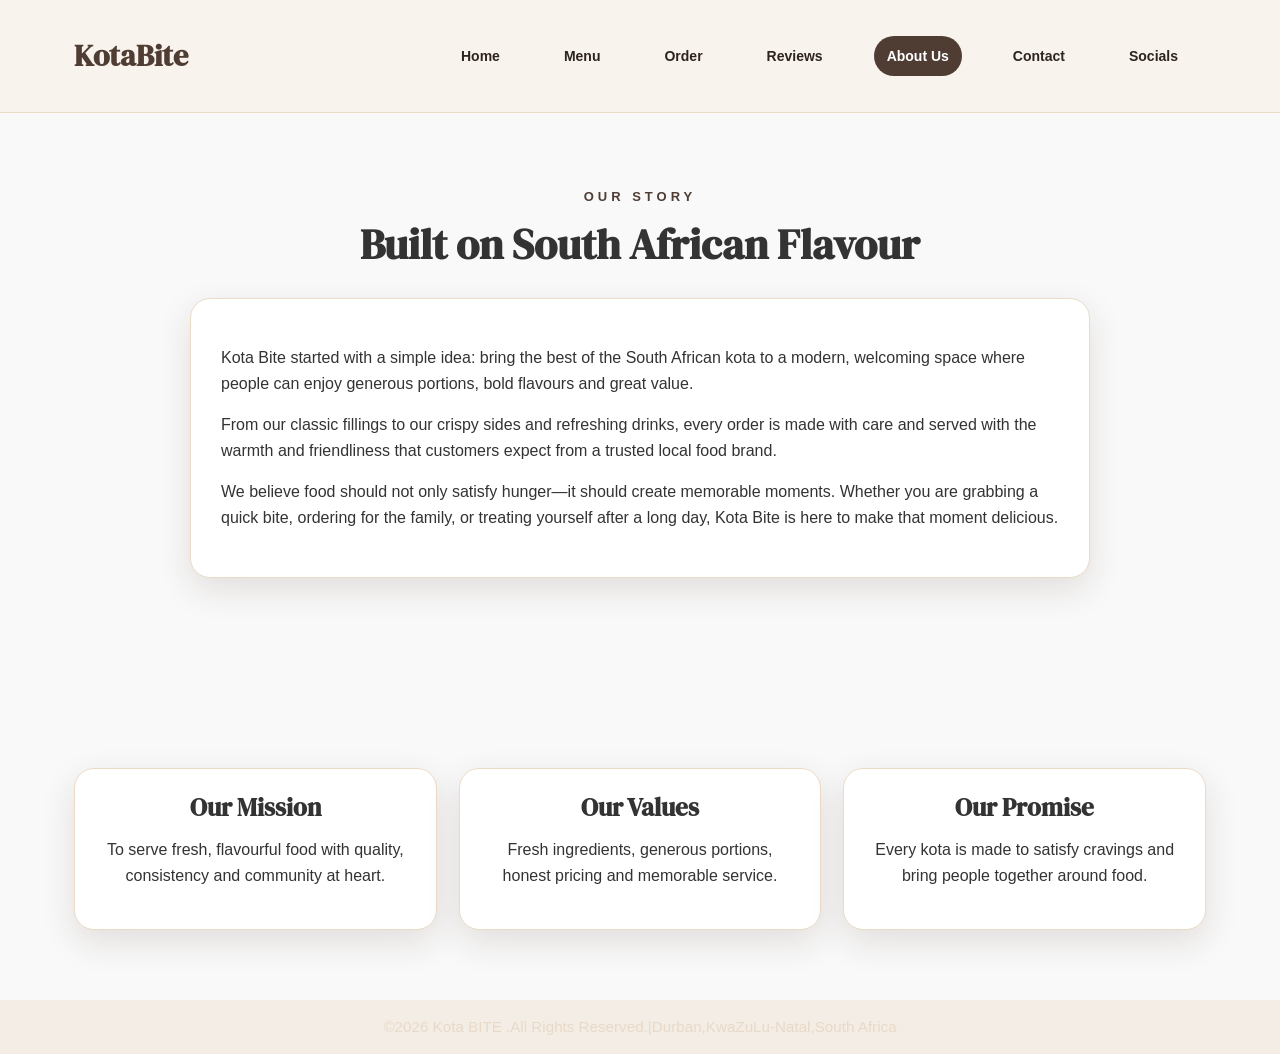
<file: about-us.html>
<!DOCTYPE html>
<html lang="en">
<head>
  <meta charset="UTF-8" />
  <meta name="viewport" content="width=device-width, initial-scale=1.0" />
  <title>Kota Bite | About Us</title>
  <link rel="stylesheet" href="style.css" />
</head>
<body>
  <header>
    <div class="navbar">
      <a class="logo" href="index.html">Kota<span>Bite</span></a>
      <nav>
        <a href="index.html">Home</a>
        <a href="menu.html">Menu</a>
        <a href="order.html">Order</a>
        <a href="review.html">Reviews</a>
        <a class="active" href="about-us.html">About Us</a>
        <a href="contact.html">Contact</a>
        <a href="social.html">Socials</a>
      </nav>
    </div>
  </header>

  <section class="section">
    <div class="center">
      <span class="kicker">Our Story</span>
      <h2>Built on South African Flavour</h2>
    </div>

    <div class="card" style="max-width:900px;margin:30px auto;padding:30px;border-radius:20px;">
      <p>Kota Bite started with a simple idea: bring the best of the South African kota to a modern, welcoming space where people can enjoy generous portions, bold flavours and great value.</p>

      <p>From our classic fillings to our crispy sides and refreshing drinks, every order is made with care and served with the warmth and friendliness that customers expect from a trusted local food brand.</p>

      <p>We believe food should not only satisfy hunger—it should create memorable moments. Whether you are grabbing a quick bite, ordering for the family, or treating yourself after a long day, Kota Bite is here to make that moment delicious.</p>
    </div>
  </section>

  <section class="section">
    <div class="grid" style="margin-top:20px;">
      <div class="card center">
        <h3>Our Mission</h3>
        <p>To serve fresh, flavourful food with quality, consistency and community at heart.</p>
      </div>

      <div class="card center">
        <h3>Our Values</h3>
        <p>Fresh ingredients, generous portions, honest pricing and memorable service.</p>
      </div>

      <div class="card center">
        <h3>Our Promise</h3>
        <p>Every kota is made to satisfy cravings and bring people together around food.</p>
      </div>
    </div>
  </section>

  <footer>
    <p>&copy;2026 Kota BITE .All Rights Reserved.|Durban,KwaZuLu-Natal,South Africa </p>
  </footer>
</body>
</html>
</file>
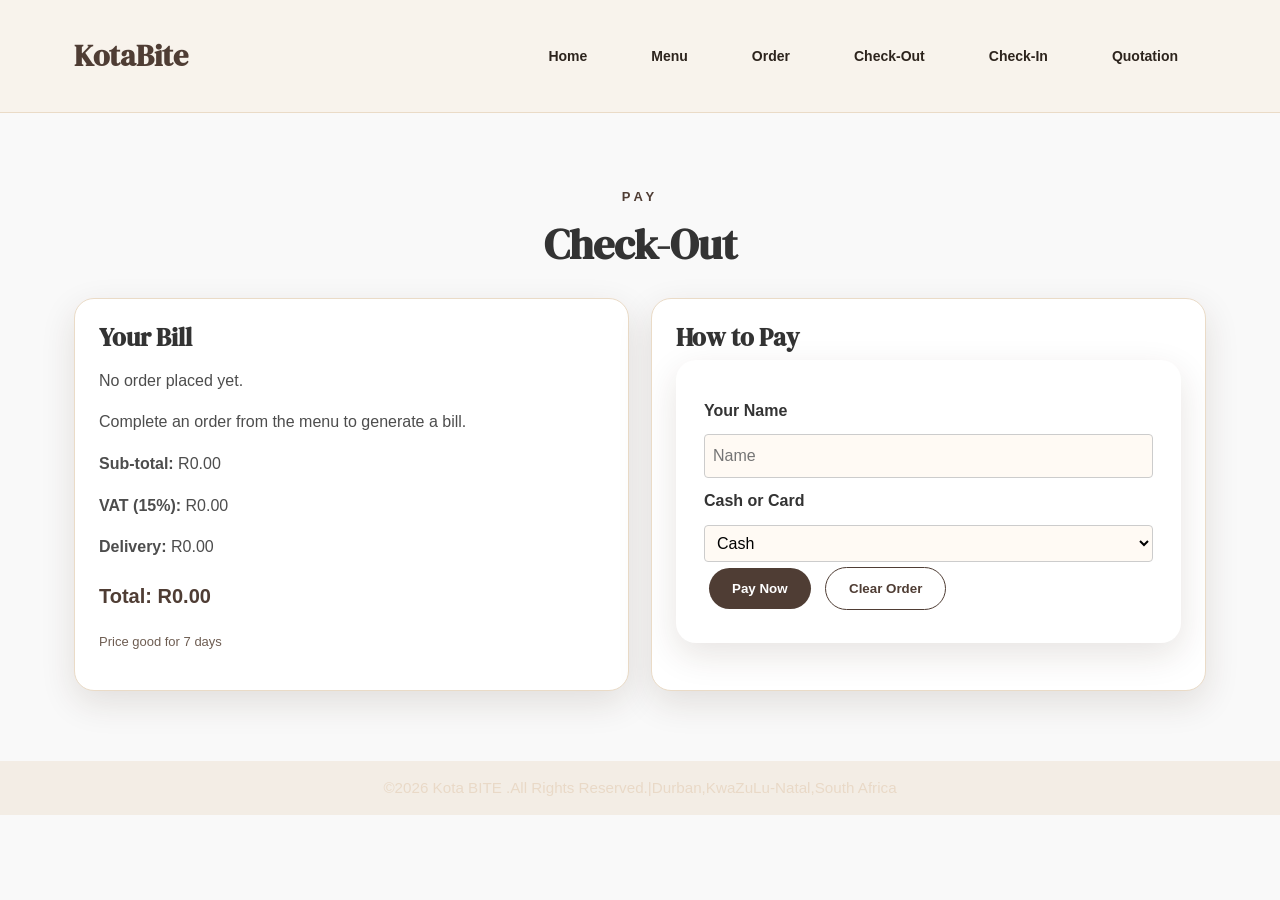
<file: check-out.html>
<!DOCTYPE html>
<html lang="en">
<head>
  <meta charset="UTF-8"><meta name="viewport" content="width=device-width, initial-scale=1.0">
  <title>Kota Bite | Check-Out</title><link rel="stylesheet" href="style.css">
</head>
<body class="page-checkout">

  <!-- HEADER -->
  <header class="header">
    <div class="navbar">
      <a class="logo" href="index.html">Kota<span>Bite</span></a>
      <nav class="nav">
        <a class="nav-link" href="index.html">Home</a>
        <a class="nav-link" href="menu.html">Menu</a>
        <a class="nav-link" href="order.html">Order</a>
        <a class="nav-link" href="Take-away.html">Check-Out</a>
        <a class="nav-link" href="stayin.html">Check-In</a>
        <a class="nav-link" href="thank-you.html">Quotation</a>
      </nav>
    </div>
  </header>

  <section class="section">
    <div class="center">
      <span class="kicker">Pay</span>
      <h2 class="heading">Check-Out</h2>
    </div>

    <div class="grid" style="margin-top:30px;">
      <div class="card">
        <h3 class="card-title">Your Bill</h3>
        <div id="billDetails">
          <p class="summary-text">No order placed yet.</p>
          <p class="summary-text">Complete an order from the menu to generate a bill.</p>
        </div>
        <p class="summary-text"><strong>Sub-total:</strong> <span id="subtotalValue">R0.00</span></p>
        <p class="summary-text"><strong>VAT (15%):</strong> <span id="vatValue">R0.00</span></p>
        <p class="summary-text"><strong>Delivery:</strong> <span id="deliveryValue">R0.00</span></p>
        <p class="price" id="billTotal">Total: R0.00</p>
        <p class="small">Price good for 7 days</p>
      </div>

      <div class="card">
        <h3 class="card-title">How to Pay</h3>
        <form id="paymentForm" class="form">
          <label class="label">Your Name</label>
          <input id="customerName" class="input" type="text" placeholder="Name" required>
          <label class="label">Cash or Card</label>
          <select id="paymentMethod" class="input">
            <option value="Cash">Cash</option>
            <option value="Card">Card</option>
          </select>
          <p id="paymentMessage" class="notice" style="display:none;"></p>
          <button class="btn" type="submit">Pay Now</button>
          <button class="btn alt" type="button" id="clearOrderBtn">Clear Order</button>
        </form>
      </div>
    </div>
  </section>

  <footer>
    <p>&copy;2026 Kota BITE .All Rights Reserved.|Durban,KwaZuLu-Natal,South Africa </p>
  </footer>

  <script src="script.js"></script>
</body>
</html>
</file>
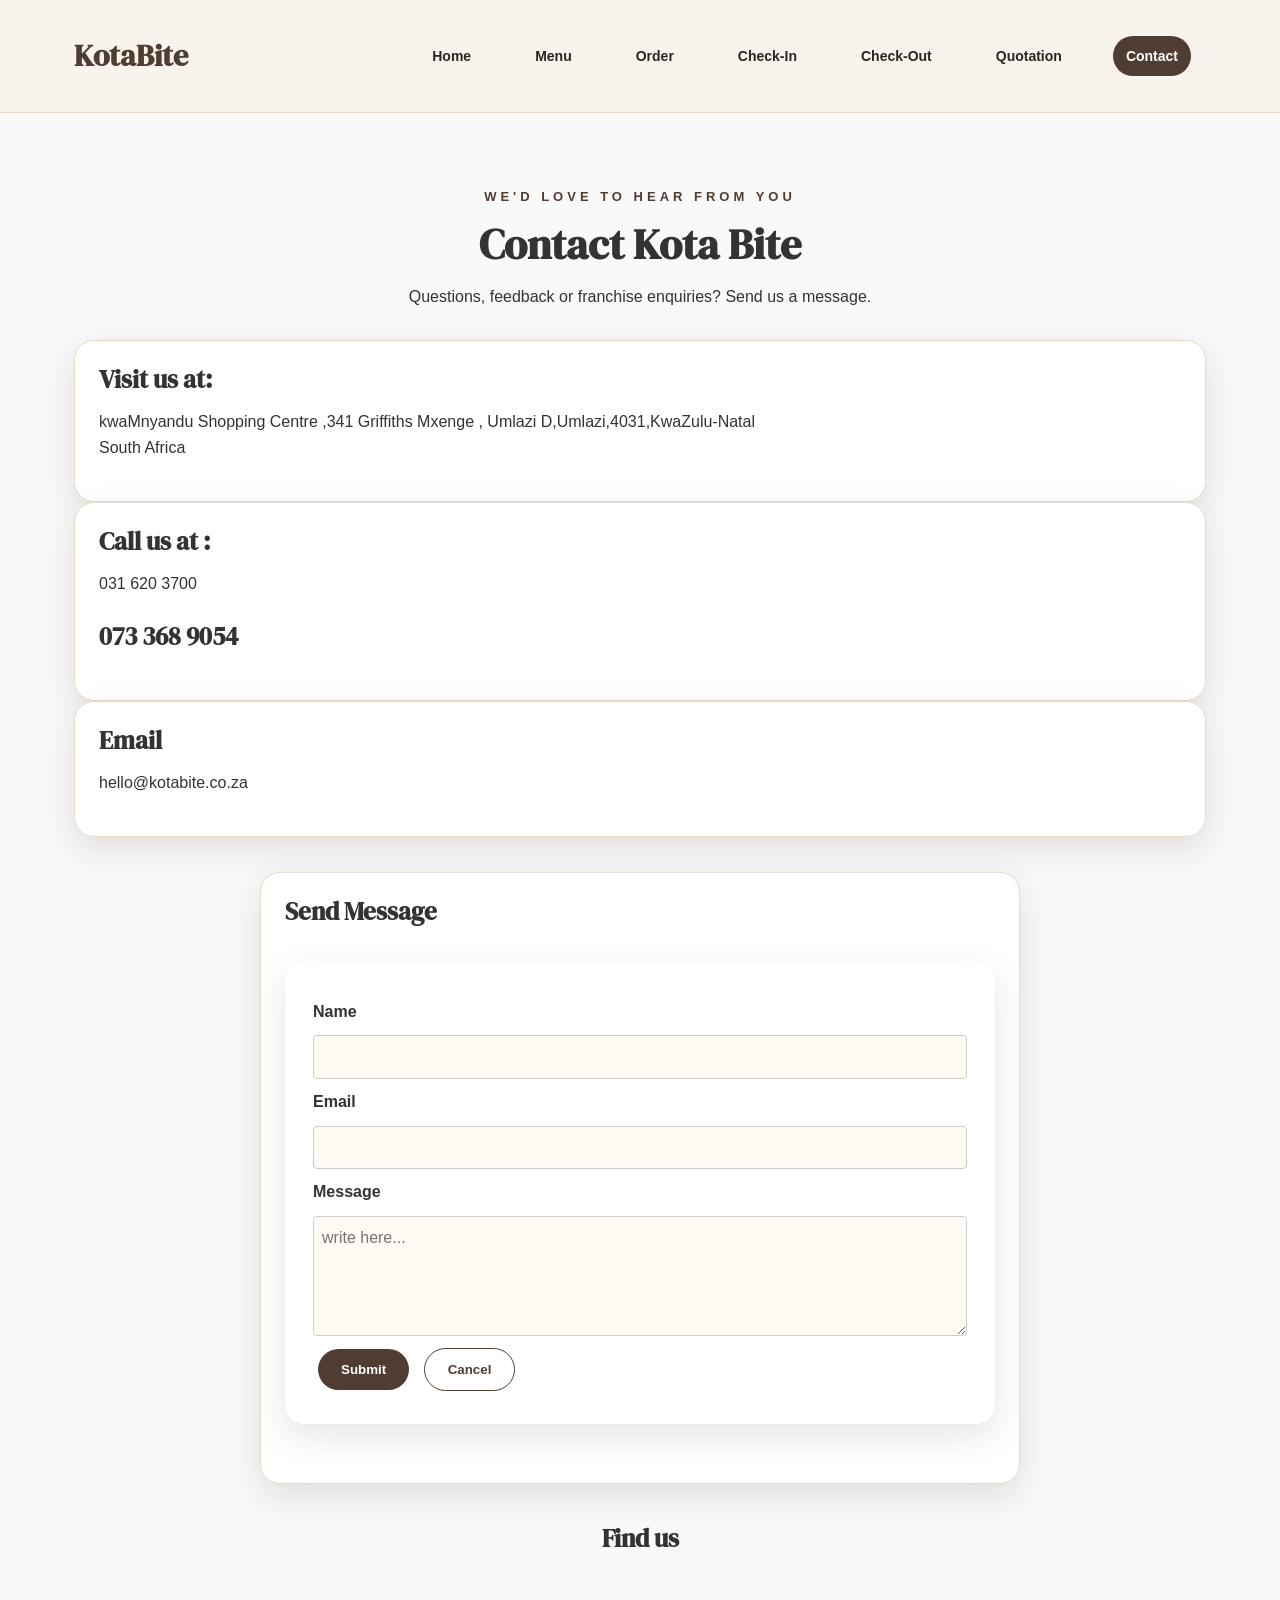
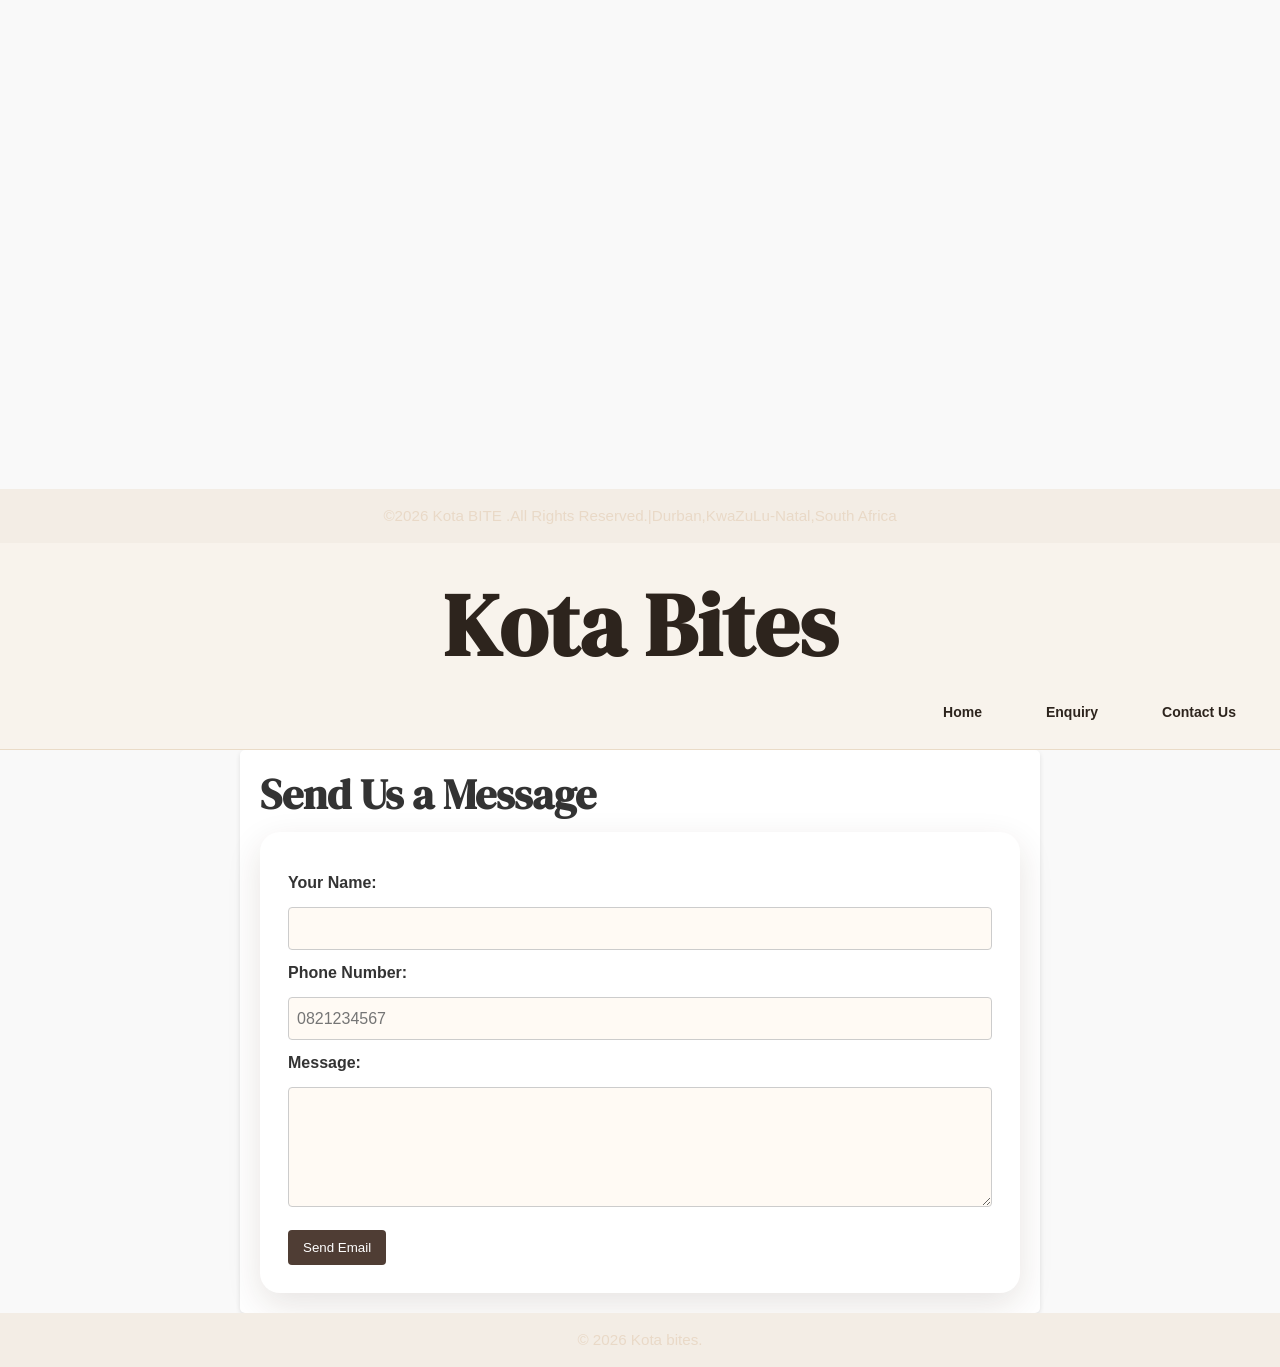
<file: contact.html>
<!DOCTYPE html>
<html lang="en">

<head><meta charset="UTF-8"><meta name="viewport" content="width=device-width, initial-scale=1.0">
<title>Kota Bite | Contact</title><link rel="stylesheet" href="style.css"></head>
<!--green colour for contact page-->
<body class="page-contact">
<header class="header">
    <!--navbar class-->
    <div class="navbar"><a class="logo" href="index.html">Kota<span>Bite</span></a>

        <!--header top bar-->
<nav class="nav"><a class ="nav-link"
    href="index.html">Home</a>
    <a class ="nav-link"href="menu.html">Menu</a>
    <a class="nav-link"href="order.html">Order</a>
    <a class="nav-link"href="Order-in.html">Check-In</a>
    <a class="nav-link"href="Take-away.html">Check-Out</a>

    <a class="nav-link"href="quotation.html">Quotation</a>
    <a class="nav-link active" href="contact.html">Contact</a>
</nav>
</div>
</header>

<!-------MAIN SECTION---------->

<main class="section"><div class="center"><span class="kicker">We'd Love to Hear From You</span><h2>Contact Kota Bite</h2><p>Questions, feedback or franchise enquiries? Send us a message.</p></div>
<!---CONTACT CARDS------->
    <div class="contact-grid" style="margin-top:30px">
        <!--CARD1 ADDRESS------->
<div class="card"><h3> Visit us at:</h3><p>kwaMnyandu Shopping Centre ,341 Griffiths Mxenge , Umlazi D,Umlazi,4031,KwaZulu-Natal<br>South Africa</p></div>
<!--CARD2 --PHONE-->
<div class="card"><h3> Call us at :</h3><p>031 620 3700</p>
    <h3 WhatsApp us to Order>
    <p>073 368 9054</p></div>

<!--------CARD3---------->

<div class="card"><h3>Email</h3><p>hello@kotabite.co.za</p></div>
</div>


<!---FORM  send message--->


    <div class="card"style="max-width:760px;margin:35px auto;">

        <h3 class="card-title">Send Message</h3>
        <form class="form"style="max-width:760px;margin:35px auto;">

        
<!---label class-->
<label class="label"for="name">Name </label><input id="name"type="text"placeholder required>
<label class="label"for="email">Email </label><input id="email" type="email" placeholder required>
<label class="label"for="message">Message </label><textarea class ="textarea"id="message" placeholder="write here..."></textarea>

<!----button class-->
<button class="btn" type="submit" onclick="event.preventDefault();alert('Thank you for contacting Kota Bite!see you soon')">Submit</button>
<button class="btn alt" type="reset">Cancel</button>

</form>
    </div>
    <!----Map---which will show where the shop is-->
    <div class="map-section">
        <h3 class="heading center">Find us</h3>
        <iframe src="https://www.google.com/maps/embed?pb=!1m18!1m12!1m3!1d3456.263123058451!2d30.90151277555097!3d-29.971867274960196!2m3!1f0!2f0!3f0!3m2!1i1024!2i768!4f13.1!3m3!1m2!1s0x1ef7acb6535fce01%3A0x826acdba209aede2!2sKwaMnyandu%20Shopping%20Centre!5e0!3m2!1sen!2sza!4v1793016228754!5m2!1sen!2sza"
         width="600" 
         height="450" 
         style="border:0;" 
         allowfullscreen=""
          loading="lazy"
          referrerpolicy="strict-origin-when-cross-origin">
        </iframe>
    </div>
    </main>

<!---FOOTER-->
<footer>
    <p>&copy;2026 Kota BITE .All Rights Reserved.|Durban,KwaZuLu-Natal,South Africa </p>
</footer>
</body></html>

<!DOCTYPE html>
<html lang="en">
<head>
    <meta charset="UTF-8">
    <meta name="viewport" content="width=device-width, initial-scale=1.0">
    <meta name="description" content="Get in touch with Kota bites management.">
    <title>Kota Bites- Contact Us</title>
    <link rel="stylesheet" href="style.css">
</head>
<body>
    <header>
        <h1>Kota Bites</h1>
        <nav>
            <a href="index.html">Home</a>
            <a href="enquiry.html">Enquiry</a>
            <a href="contact.html">Contact Us</a>
        </nav>
    </header>

    <main class="form-container">
        <h2>Send Us a Message</h2>
        <form id="contactForm" onsubmit="sendEmail(event)">
            <label for="cName">Your Name:</label>
            <input type="text" id="cName" required>

            <label for="cPhone">Phone Number:</label>
            <input type="tel" id="cPhone" placeholder="0821234567" required>

            <label for="cMessage">Message:</label>
            <textarea id="cMessage" rows="4" required></textarea>

            <button type="submit">Send Email</button>
        </form>
    </main>

    <footer>
        <p>&copy; 2026 Kota bites.</p>
    </footer>

    <script src="script.js"></script>
</body>
</html>
</file>
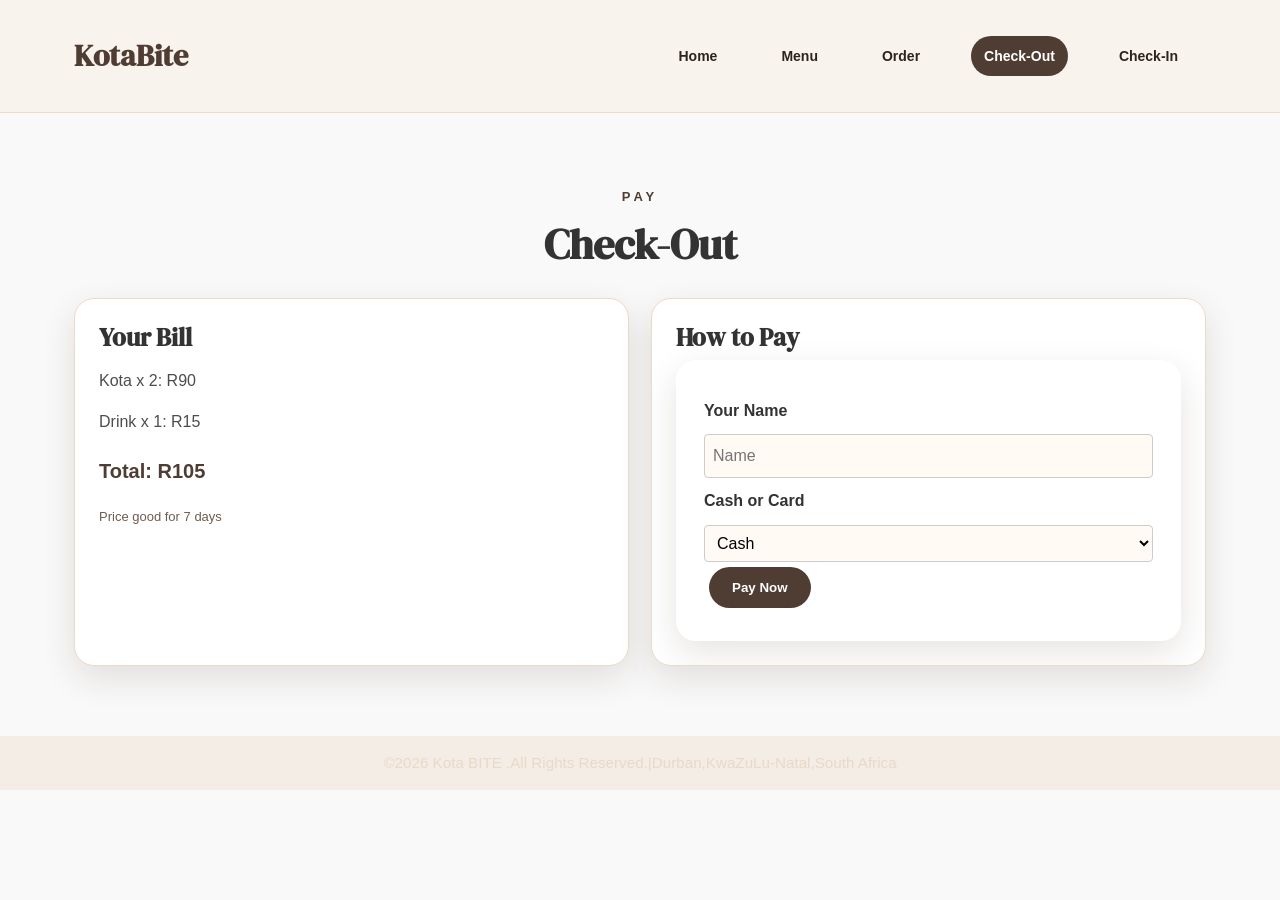
<file: Order-in.html>
<!DOCTYPE html>
<html lang="en">
<head>
  <meta charset="UTF-8"><meta name="viewport" content="width=device-width, initial-scale=1.0">
  <title>Kota Bite | Check-Out</title><link rel="stylesheet" href="style.css">
</head>
<body class="page-checkout"> <!-- green colour -->

  <!-- HEADER -->
  <header class="header">
    <div class="navbar">
      <a class="logo" href="index.html">Kota<span>Bite</span></a>
      <nav class="nav">
        <a class="nav-link" href="index.html">Home</a>
        <a class="nav-link" href="menu.html">Menu</a>
        <a class="nav-link" href="order.html">Order</a>
        <a class="nav-link active" href="Take-away.html">Check-Out</a>
        <a class="nav-link" href="Order-in.html">Check-In</a>
      </nav>
    </div>
  </header>

  <section class="section">
    <div class="center">
      <span class="kicker">Pay</span>
      <h2 class="heading">Check-Out</h2> <!-- simple heading -->
    </div>

    <!-- TWO BOXES - bill and pay -->
    <div class="grid" style="margin-top:30px;">
      <!-- BILL BOX -->
      <div class="card">
        <h3 class="card-title">Your Bill</h3>
        <p class="summary-text">Kota x 2: R90</p>
        <p class="summary-text">Drink x 1: R15</p>
        <p class="price">Total: R105</p> <!-- price -->
        <p class="small">Price good for 7 days</p> <!-- small text -->
      </div>

      <!-- PAY BOX -->
      <div class="card">
        <h3 class="card-title">How to Pay</h3>
        <form class="form">
          <label class="label">Your Name</label>
          <input class="input" type="text" placeholder="Name">
          <label class="label">Cash or Card</label>
          <select class="input">
            <option>Cash</option>
            <option>Card</option>
          </select>
          <button class="btn" type="submit">Pay Now</button> <!-- button -->
        </form>
      </div>
    </div>
  </section>

  <!---FOOTER-->
<footer>
    <p>&copy;2026 Kota BITE .All Rights Reserved.|Durban,KwaZuLu-Natal,South Africa </p>
</footer>
</body>
</html>
</file>
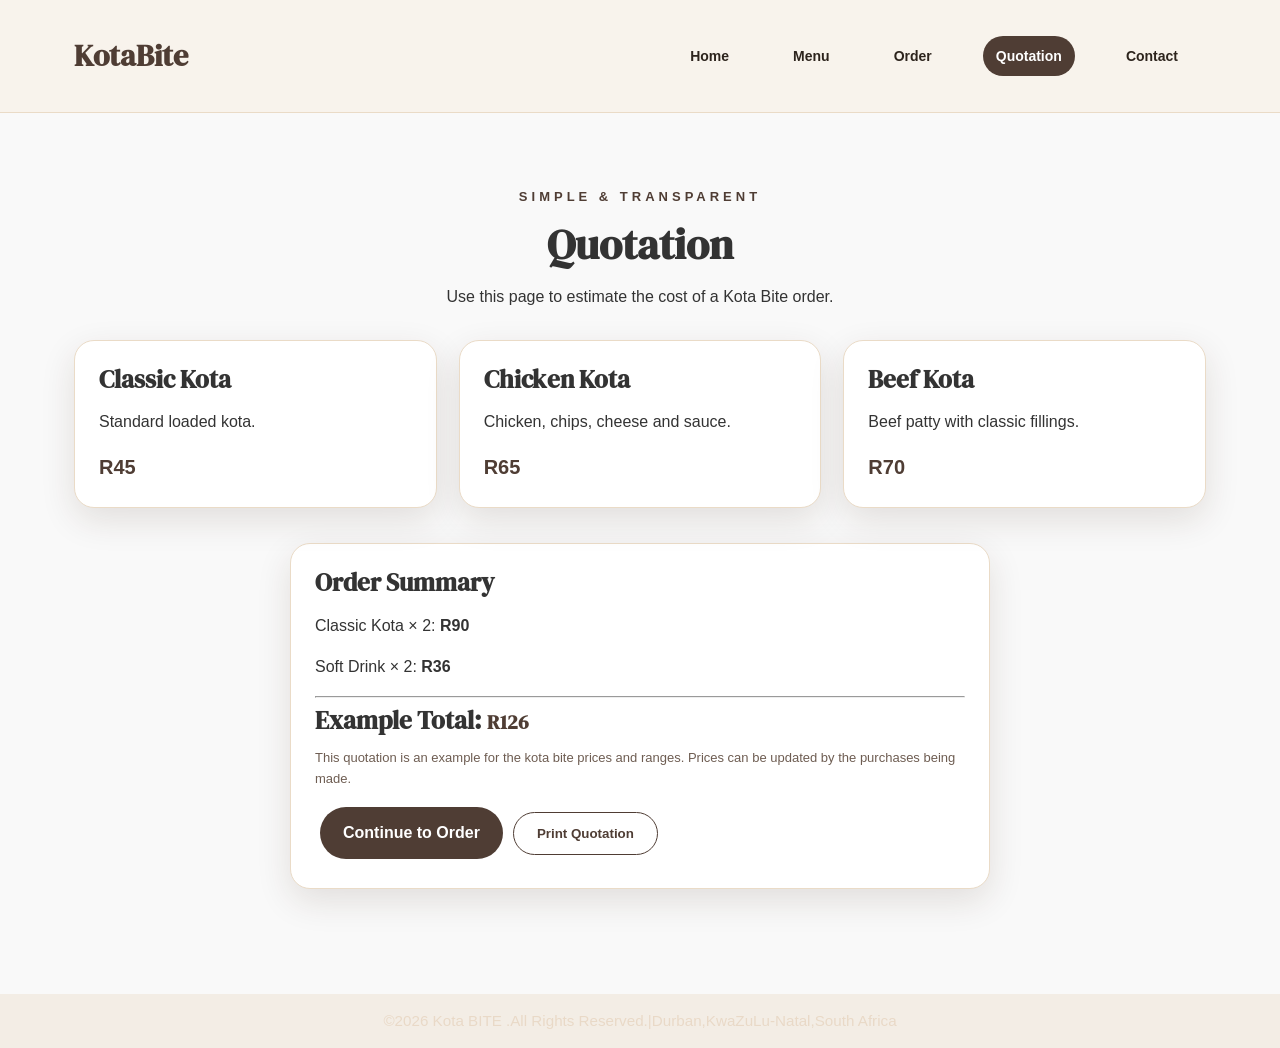
<file: quotation.html>
<!DOCTYPE html>
<html lang="en">
<head><meta charset="UTF-8"><meta name="viewport" content="width=device-width, initial-scale=1.0">
<title>Kota Bite | Quotation</title><link rel="stylesheet" href="style.css"></head>


<body>
<header><div class="navbar"><a class="logo" href="index.html">Kota<span>Bite</span></a>
<nav><a href="index.html">Home</a><a href="menu.html">Menu</a><a href="order.html">Order</a><a class="active" href="quotation.html">Quotation</a><a href="contact.html">Contact</a></nav></div>
</header>

<section class="section"><div class="center"><span class="kicker">Simple & Transparent</span><h2>Quotation</h2><p>Use this page to estimate the cost of a Kota Bite order.</p></div>
<div class="grid" style="margin-top:30px">
<div class="card"><h3>Classic Kota</h3><p>Standard loaded kota.</p><div class="price">R45</div></div>
<div class="card"><h3>Chicken Kota</h3><p>Chicken, chips, cheese and sauce.</p><div class="price">R65</div></div>
<div class="card"><h3>Beef Kota</h3><p>Beef patty with classic fillings.</p><div class="price">R70</div></div>


</div>
<div class="card" style="max-width:700px;margin:35px auto"><h3>Order Summary</h3>

<p>Classic Kota × 2: <strong>R90</strong></p><p>Soft Drink × 2: <strong>R36</strong></p><hr><h3>Example Total: <span class="price">R126</span></h3>
<p class="small">This quotation is an example for the kota bite prices and ranges. Prices can be updated by the purchases being made.</p>
<a class="btn" href="order.html">Continue to Order</a><button class="btn alt" onclick="window.print()">Print Quotation</button></div>
</section>
<!---FOOTER-->
<footer>
    <p>&copy;2026 Kota BITE .All Rights Reserved.|Durban,KwaZuLu-Natal,South Africa </p>
</footer>
</body></html>
</file>
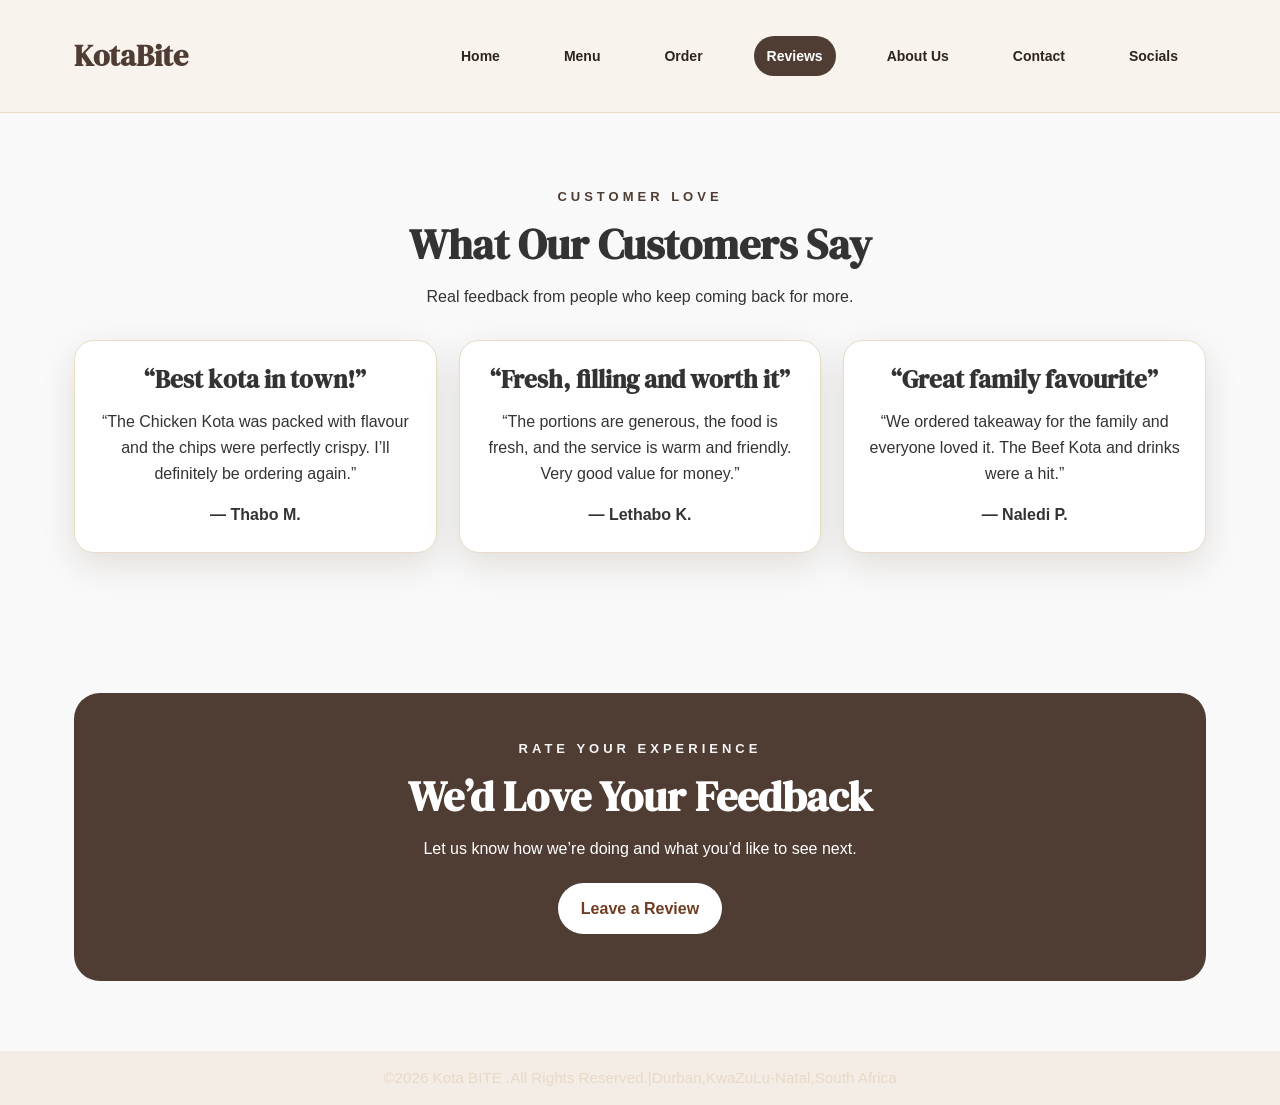
<file: review.html>
<!DOCTYPE html>
<html lang="en">
<head>
  <meta charset="UTF-8" />
  <meta name="viewport" content="width=device-width, initial-scale=1.0" />
  <title>Kota Bite | Reviews</title>
  <link rel="stylesheet" href="style.css" />
</head>
<body>
  <header>
    <div class="navbar">
      <a class="logo" href="index.html">Kota<span>Bite</span></a>
      <nav>
        <a href="index.html">Home</a>
        <a href="menu.html">Menu</a>
        <a href="order.html">Order</a>
        <a class="active" href="review.html">Reviews</a>
        <a href="about-us.html">About Us</a>
        <a href="contact.html">Contact</a>
        <a href="social.html">Socials</a>
      </nav>
    </div>
  </header>

  <section class="section">
    <div class="center">
      <span class="kicker">Customer Love</span>
      <h2>What Our Customers Say</h2>
      <p>Real feedback from people who keep coming back for more.</p>
    </div>

    <div class="grid" style="margin-top:30px;">
      <div class="card center">
        <h3>“Best kota in town!”</h3>
        <p>“The Chicken Kota was packed with flavour and the chips were perfectly crispy. I’ll definitely be ordering again.”</p>
        <strong>— Thabo M.</strong>
      </div>

      <div class="card center">
        <h3>“Fresh, filling and worth it”</h3>
        <p>“The portions are generous, the food is fresh, and the service is warm and friendly. Very good value for money.”</p>
        <strong>— Lethabo K.</strong>
      </div>

      <div class="card center">
        <h3>“Great family favourite”</h3>
        <p>“We ordered takeaway for the family and everyone loved it. The Beef Kota and drinks were a hit.”</p>
        <strong>— Naledi P.</strong>
      </div>
    </div>
  </section>

  <section class="section">
    <div class="banner">
      <span class="kicker" style="color:whitesmoke">Rate Your Experience</span>
      <h2>We’d Love Your Feedback</h2>
      <p>Let us know how we’re doing and what you’d like to see next.</p>
      <a class="btn" style="background:#fff;color:#6f3d22" href="contact.html">Leave a Review</a>
    </div>
  </section>

  <footer>
    <p>&copy;2026 Kota BITE .All Rights Reserved.|Durban,KwaZuLu-Natal,South Africa </p>
  </footer>
</body>
</html>
</file>
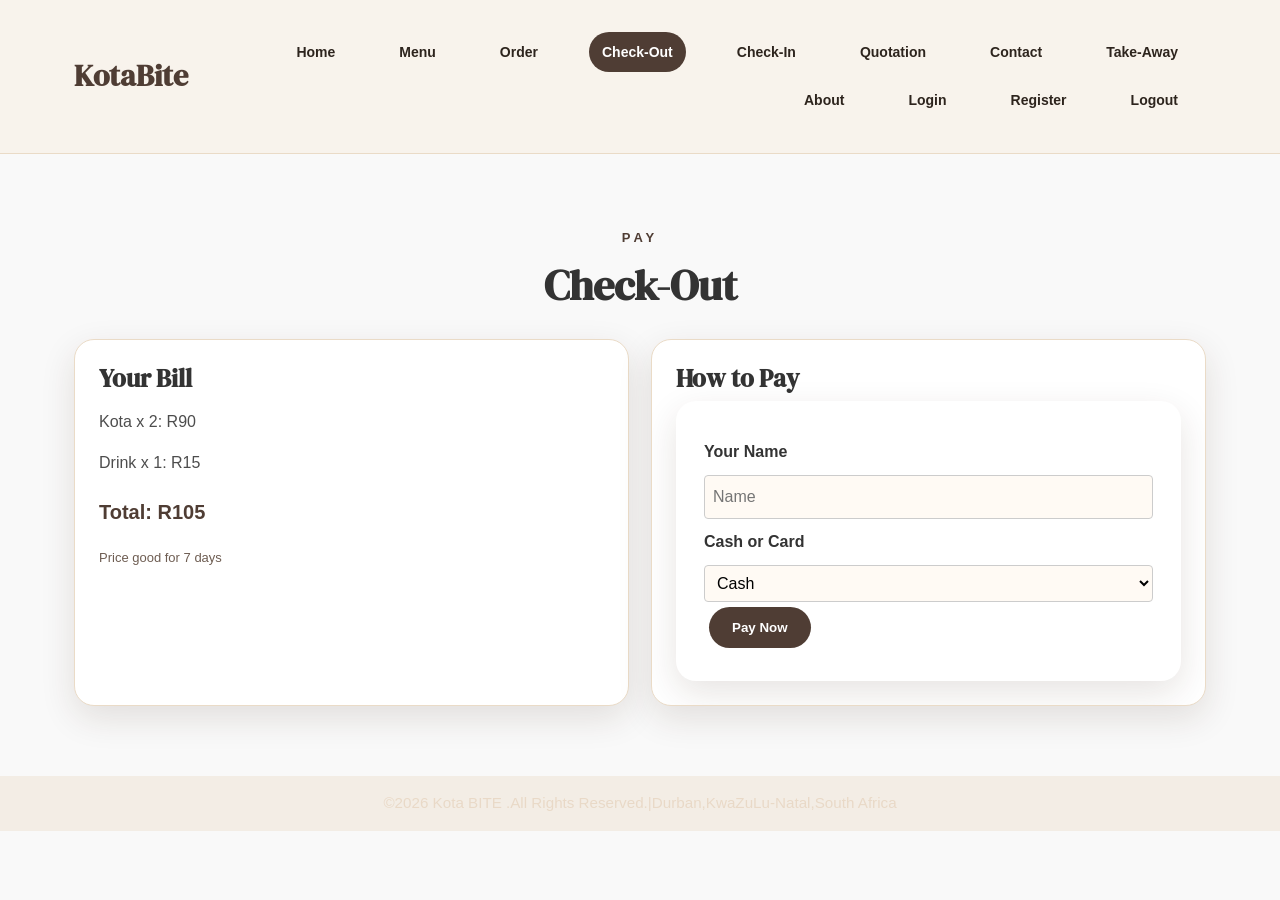
<file: Take-away.html>
<!DOCTYPE html>
<html lang="en">
<head>
  <meta charset="UTF-8"><meta name="viewport" content="width=device-width, initial-scale=1.0">
  <title>Kota Bite | Check-Out</title><link rel="stylesheet" href="style.css">
</head>
<body class="page-checkout"> <!-- green colour -->

  <!-- HEADER -->
  <header class="header">
    <div class="navbar">
      <a class="logo" href="index.html">Kota<span>Bite</span></a>
      <nav class="nav">
        <a class="nav-link" href="index.html">Home</a>
        <a class="nav-link" href="menu.html">Menu</a>
        <a class="nav-link" href="order.html">Order</a>
        <a class="nav-link active" href="checkout.html">Check-Out</a>
        <a class="nav-link" href="checkin.html">Check-In</a>
        <a class="nav-link" href="quotation.html">Quotation</a>
        <a class="nav-link" href="contact.html">Contact</a>
        <a class="nav-link" href="take-away.html">Take-Away</a>
        <a class="nav-link" href="about.html">About</a>
        <a class="nav-link" href="login.html">Login</a>
        <a class="nav-link" href="register.html">Register</a>
        <a class="nav-link" href="logout.html">Logout</a>
        
      </nav>
    </div>
  </header>

  <section class="section">
    <div class="center">
      <span class="kicker">Pay</span>
      <h2 class="heading">Check-Out</h2> <!-- simple heading -->
    </div>

    <!-- TWO BOXES - bill and pay -->
    <div class="grid" style="margin-top:30px;">
      <!-- BILL BOX -->
      <div class="card">
        <h3 class="card-title">Your Bill</h3>
        <p class="summary-text">Kota x 2: R90</p>
        <p class="summary-text">Drink x 1: R15</p>
        <p class="price">Total: R105</p> <!-- price -->
        <p class="small">Price good for 7 days</p> <!-- small text -->
      </div>

      <!-- PAY BOX -->
      <div class="card">
        <h3 class="card-title">How to Pay</h3>
        <form class="form">
          <label class="label">Your Name</label>
          <input class="input" type="text" placeholder="Name">
          <label class="label">Cash or Card</label>
          <select class="input">
            <option>Cash</option>
            <option>Card</option>
          </select>
          <button class="btn" type="submit">Pay Now</button> <!-- button -->
        </form>
      </div>
    </div>
  </section>

  <!---FOOTER-->
<footer>
    <p>&copy;2026 Kota BITE .All Rights Reserved.|Durban,KwaZuLu-Natal,South Africa </p>
</footer>

</body>
</html>
</file>
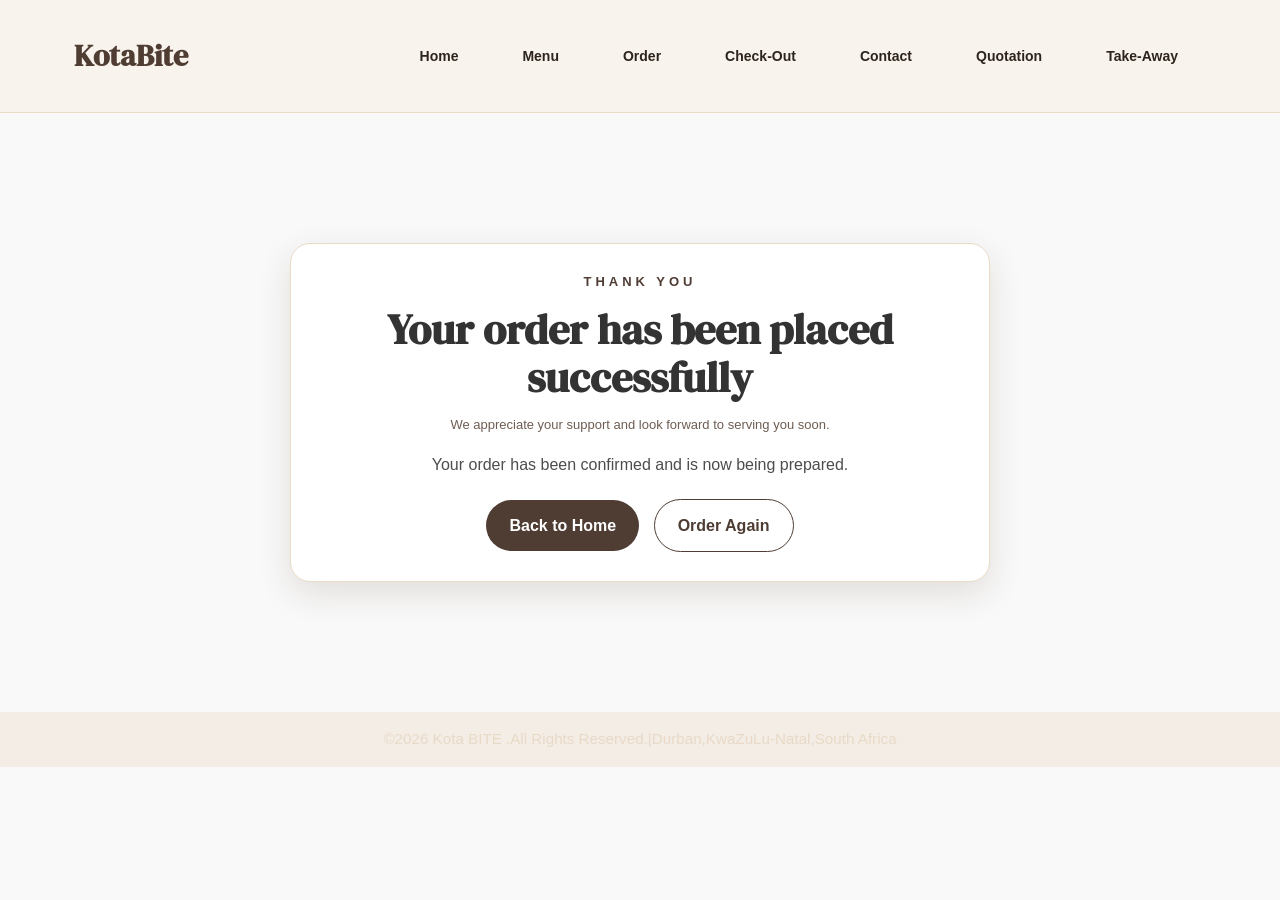
<file: thank-you.html>
<!DOCTYPE html>
<html lang="en">
<head>
  <meta charset="UTF-8" />
  <meta name="viewport" content="width=device-width, initial-scale=1.0" />
  <title>Kota Bite | Thank You</title>
  <link rel="stylesheet" href="style.css" />
</head>
<body>
  <header class="header">
    <div class="navbar">
      <a class="logo" href="index.html">Kota<span>Bite</span></a>
      <nav class="nav">
        <a class="nav-link" href="index.html">Home</a>
        <a class="nav-link" href="menu.html">Menu</a>
        <a class="nav-link" href="order.html">Order</a>
        <a class="nav-link" href="check-out.html">Check-Out</a>
        <a class="nav-link" href="contact.html">Contact</a>
        <a class="nav-link" href="quotation.html">Quotation</a>
        <a class="nav-link" href="take-away.html">Take-Away</a>
      </nav>
    </div>
  </header>

  <section class="section">
    <div class="card" style="max-width:700px;margin:60px auto;text-align:center;">
      <span class="kicker">Thank You</span>
      <h2>Your order has been placed successfully</h2>
      <p class="small">We appreciate your support and look forward to serving you soon.</p>
      <p class="summary-text">Your order has been confirmed and is now being prepared.</p>
      <a class="btn" href="index.html">Back to Home</a>
      <a class="btn alt" href="menu.html">Order Again</a>
    </div>
  </section>

  <footer>
    <p>&copy;2026 Kota BITE .All Rights Reserved.|Durban,KwaZuLu-Natal,South Africa </p>
  </footer>
</body>
</html>
</file>
<file: style.css>
@import url('https://fonts.googleapis.com/css2?family=DM+Serif+Display&family=Poppins:wght@300;400;500;600;700&display=swap');

    .order-layout {
      display: grid;
      grid-template-columns: 1.5fr 0.95fr;
      gap: 28px;
      align-items: start;
    }

    .panel {
      background: #fff;
      border: 1px solid #f1e5d5;
      border-radius: 22px;
      box-shadow: 0 12px 25px rgba(116, 43, 13, 0.06);
      padding: 24px;
    }

    .menu-grid {
      display: grid;
      grid-template-columns: repeat(auto-fit, minmax(180px, 1fr));
      gap: 16px;
      margin-top: 20px;
    }

    .menu-card {
      border: 1px solid #f3dfc5;
      border-radius: 18px;
      padding: 12px;
      background: linear-gradient(180deg, #fffaf4 0%, #fff 100%);
      overflow: hidden;
    }

    .menu-card__image {
      display: block;
      width: 100%;
      height: 145px;
      object-fit: cover;
      border-radius: 12px;
      margin-bottom: 12px;
    }

    .beverage-table .beverage-image {
      display: block;
      width: 76px;
      height: 64px;
      object-fit: cover;
      border-radius: 10px;
    }

    .menu-card h3 {
      margin: 12px 0 8px;
      font-size: 1.1rem;
    }

    .menu-card p {
      margin: 0 0 16px;
      color: #5e5e5e;
      font-size: 0.92rem;
      min-height: 46px;
    }

    .menu-card__footer {
      display: flex;
      justify-content: space-between;
      align-items: center;
      gap: 10px;
    }

    .menu-card__footer strong {
      color: #d8662f;
      font-size: 1.1rem;
    }

    .add-btn,
    .qty-btn,
    .remove-btn {
      border: none;
      border-radius: 12px;
      font-weight: 700;
      cursor: pointer;
      transition: 0.2s ease;
    }

    .add-btn,
    .btn {
      background: #d8662f;
      color: white;
      padding: 11px 18px;
    }

    .add-btn:hover,
    .btn:hover {
      background: #bc4d1a;
    }

    .btn.alt {
      background: #f4efe8;
      color: #4a2d1d;
    }

    .form-grid {
      display: grid;
      grid-template-columns: repeat(2, minmax(0, 1fr));
      gap: 18px;
      margin-top: 18px;
    }

    .full-width {
      grid-column: 1 / -1;
    }

    .cart-panel {
      position: sticky;
      top: 88px;
    }

    .cart-item {
      display: flex;
      align-items: center;
      justify-content: space-between;
      gap: 12px;
      padding: 12px 0;
      border-bottom: 1px solid #f1e5d5;
    }

    .cart-item__image {
      width: 64px;
      height: 64px;
      flex: 0 0 64px;
      object-fit: cover;
      border-radius: 12px;
    }

    .cart-item__meta {
      flex: 1;
    }

    .cart-item__controls {
      display: flex;
      align-items: center;
      justify-content: flex-end;
      flex-wrap: wrap;
      gap: 8px;
    }

    .qty-btn {
      width: 26px;
      height: 26px;
      background: #fff1e7;
      color: #d8662f;
      font-size: 1.1rem;
    }

    .remove-btn {
      background: transparent;
      color: #9b2b2b;
      padding: 6px 8px;
      font-size: 0.8rem;
    }

    .badge {
      display: inline-block;
      padding: 6px 10px;
      border-radius: 999px;
      background: #fff1e7;
      color: #d8662f;
      font-size: 0.72rem;
      font-weight: 700;
      text-transform: uppercase;
      letter-spacing: 0.08em;
    }

    .summary-text {
      color: #4d4d4d;
      line-height: 1.6;
    }

    .cart-panel h3,
    .card h3 {
      margin-top: 0;
    }

    .totals {
      margin-top: 20px;
      padding-top: 14px;
      border-top: 1px solid #f1e5d5;
    }

    .totals-row {
      display: flex;
      justify-content: space-between;
      margin: 8px 0;
      color: #3d3d3d;
    }

    .totals-row.total {
      font-size: 1.3rem;
      font-weight: 800;
      color: #1f1f1f;
      margin-top: 12px;
    }

    .status-box {
      display: none;
      margin-top: 16px;
      padding: 12px 14px;
      border-radius: 12px;
      font-weight: 700;
    }

    .status-box.success {
      display: block;
      background: #e9f9ef;
      border: 1px solid #a8d7b5;
      color: #1a6c3a;
    }

    .status-box.error {
      display: block;
      background: #ffe9ea;
      border: 1px solid #f0b0b3;
      color: #a12b2b;
    }

    .thank-you {
      display: none;
      background: #eafaf0;
      border: 1px solid #abdcb8;
      color: #1e6b39;
      padding: 18px;
      border-radius: 16px;
      margin-top: 18px;
      font-weight: 700;
    }

    .social-links {
      display: flex;
      flex-wrap: wrap;
      justify-content: center;
      gap: 14px;
      margin-top: 16px;
    }

    @media (max-width: 860px) {
      .order-layout {
        grid-template-columns: 1fr;
      }

      .form-grid {
        grid-template-columns: 1fr;
      }

      .navbar {
        flex-direction: column;
        padding: 16px 18px;
      }
    }
  

:root{
  --cream:#f9f2ea;
  --dark:#2d241d;
  --brown:#4f3d34;
  --gold:#e7dcc8;
  --orange:#f4ece3;
  --white:#ffffff;
  --muted:#6e5d52;
  --shadow:0 12px 35px rgba(54,31,14,.12);
}
*{box-sizing:border-box}
html{scroll-behavior:smooth}
body{margin:0;background:var(--cream);
  color:var(--dark);
  font-family:'Poppins',sans-serif;
  line-height:1.6}

/*header */

header{position:sticky;top:0;
  z-index:20;background:rgba(255,255,255,.96)
  ;backdrop-filter:blur(10px);
  border-bottom:1px solid #eadbc7}
.navbar{max-width:1180px;
  margin:auto;padding:16px 24px;
  display:flex;align-items:center;
  justify-content:space-between;
  gap:20px}
.logo{font-family:'DM Serif Display',serif;font-size:30px;font-weight:800;color:var(--brown);text-decoration:none}

/*navigation style and colour change*/
.logo span{color:var(--brown)}
nav{display:flex;flex-wrap:wrap;align-items:center;gap:8px;justify-content:flex-end}

nav a{color:var(--dark);
  text-decoration:none;
  padding:9px 13px;
  border-radius:24px;
  font-size:14px;
  font-weight:600}

nav a:hover,nav a.active{background:var(--brown);color:var(--white)}
.hero{min-height:72vh;display:grid;place-items:center;
  text-align:center;
  padding:70px 24px;
  background:linear-gradient(135deg,#fffdfb 0%,#f5efe8 55%,#efe3d3 100%)}
  
.hero-inner{max-width:850px}
.kicker{display:inline-block;margin-bottom:12px;letter-spacing:4px;
  text-transform:uppercase;
  color:var(--brown);
  font-weight:700;font-size:13px}

/*headings sytle*/

h1,h2,h3{font-family:'DM Serif Display',serif;line-height:1.15}
h1{font-size:clamp(48px,8vw,88px);
  margin:16px 0}
h2{font-size:42px;
  margin:0 0 14px}
h3{font-size:25px;
  margin:8px 0}


.hero p{max-width:680px;margin:0 auto 28px;font-size:18px;color:#58483c}
.btn{display:inline-block;border:0;transition:0.2s ease;
  border-radius:30px;
  padding:13px 23px;margin:5px;
  background:var(--brown);color:#fff;
  text-decoration:none;
  font-family:inherit;font-weight:700;cursor:pointer}
.btn.alt{background:transparent;
  color:var(--brown);
  border:1px solid var(--brown)}
.btn:hover{transform:translateY(-1px);opacity:.92}

/*section class*/
.section{max-width:1180px;margin:auto;padding:70px 24px}
.center{text-align:center}

.grid{display:grid;
  grid-template-columns:repeat(auto-fit,minmax(220px,1fr));gap:22px}

.card{background:#fff;
  border:1px solid #eadbc7;
  border-radius:20px;
  padding:24px;
  box-shadow:var(--shadow)}

.price{font-weight:800;color:var(--brown);font-size:20px}


.tag{display:inline-block;background:#f7e7cf;color:var(--brown);border-radius:20px;padding:5px 10px;font-size:12px;font-weight:700}
.banner{background:var(--brown);
  color:#fff;
  border-radius:26px;
  padding:42px;
  text-align:center}


.banner h2{color:#fff}
table{width:100%;
  border-collapse:collapse;
  background:#fff;
  border-radius:18px;
  overflow:hidden;
  box-shadow:var(--shadow)}
th,td{padding:14px;text-align:left;border-bottom:1px solid #eee0cf}
th{background:#6f3d22;color:white}

form{background:#fff;
  padding:28px;border-radius:20px;box-shadow:var(--shadow)}
/*label class*/

label{font-weight:600;display:block;margin:14px 0 6px}
input,select,textarea{width:100%;padding:12px;
  border:1px solid #d9c6ae;
  border-radius:10px;
  background:#fffaf4;
  font:inherit}
textarea{min-height:120px;resize:vertical}
.choice{display:flex;gap:18px;flex-wrap:wrap}
.choice label{background:#fff8ed;
  border:1px solid #dfccb4;
  padding:12px 16px;
  border-radius:12px;
  font-weight:500}
.choice input{width:auto}

/* MAP CLASSES */
.map-section{ margin-top:40px; }
.map{
  width:100%;
  height:400px;
  border-radius:20px;
  overflow:hidden;
  border:1px solid #eadbc7;
  box-shadow:var(--shadow);
  margin:20px 0;
}
.map-frame{
  width:100%;
  height:100%;
  border:0;
}

table{
  width: 100%;max-width: 800px;margin:20px auto;
  border-collapse: collapse;
  background: #fff;border-radius: 18px;
  overflow: hidden;box-shadow: var(--cream);display: table;
}
th,td{
  padding: 14px;
  text-align:left;
  border: bottom 1px solid#eee0cf;
}
th{
  background:#5f3d22 ;
  color:white;
}
tr:last-child td{
  border-bottom: #e7b77c;
}

/*footer of all the website*/
footer{background:#24180f;
  color:#fff;padding:38px 24px;
  text-align:center;font-size:.95rem}
footer p{margin:5px;
  color:#e9d9c7}
.small{font-size:13px;
  color:var(--muted)}

.notice{padding:14px 18px;
  background:#fff1dc;border-left:4px solid var(--orange);
  border-radius:8px;margin:18px 0}

  /*part 3*/

/*visible to all media platforms*/
@media(max-width:760px){.navbar{align-items:flex-start;flex-direction:column}nav{justify-content:flex-start}.section{padding:48px 18px}h2{font-size:34px}}
.card{
  overflow: hidden !important;
};
.card img{width: 100% !important;
  height: 150px !important;
  object-fit: cover !important;
  border-radius: 12px;}

  
img{
  max-width: 100%;
}
/*add picture to the table*/
.table-img{
  width: 45px;height: 45px;
  object-fit: cover;
  border-radius: 8px;
  vertical-align: middle;
  margin-right: 10px;
}

body {
    font-family: Arial, sans-serif;
    margin: 0;
    padding: 0;
    background-color: #f9f9f9;
    color: #333;
    line-height: 1.6;
}

header {
    background: #f8f3ec;
    color: #2d241d;
    padding: 1rem;
    text-align: center;
}

nav a {
    color: #2d241d;
    margin: 0 15px;
    text-decoration: none;
    font-weight: bold;
}

nav a:hover {
    text-decoration: underline;
}

main {
    padding: 20px;
    max-width: 800px;
    margin: auto;
}

.grid-list {
    list-style: none;
    padding: 0;
}

.grid-list li {
    background: white;
    padding: 15px;
    margin-bottom: 10px;
    border-radius: 5px;
    box-shadow: 0 2px 4px rgba(0,0,0,0.1);
}

.form-container {
    background: white;
    padding: 20px;
    border-radius: 5px;
    box-shadow: 0 2px 5px rgba(0,0,0,0.1);
}

form label {
    display: block;
    margin-top: 10px;
    font-weight: bold;
}

form input, form select, form textarea {
    width: 100%;
    padding: 8px;
    margin-top: 5px;
    border: 1px solid #ccc;
    border-radius: 4px;
    box-sizing: border-box;
}

button {
    background: #4f3d34;
    color: white;
    border: none;
    padding: 10px 15px;
    margin-top: 15px;
    cursor: pointer;
    border-radius: 4px;
}

button:hover {
    background: #392d28;
}

footer {
    text-align: center;
    padding: 10px;
    background: #f3ede5;
    color: #2d241d;
  position: static;
  width: auto;
}

/* Order page form */
.order-form {
  margin-top: 24px;
  padding: 0;
  background: transparent;
  box-shadow: none;
}

.order-form .form-grid {
  gap: 12px 18px;
}

.order-form .form-field label {
  margin: 0 0 7px;
  color: var(--brown);
}

.order-form .form-field input,
.order-form .form-field select,
.order-form .form-field textarea {
  margin: 0;
  border: 1px solid #d9c6ae;
  border-radius: 12px;
  background: #fffaf4;
  transition: border-color 0.2s ease, box-shadow 0.2s ease;
}

.order-form .form-field input:focus,
.order-form .form-field select:focus,
.order-form .form-field textarea:focus {
  outline: none;
  border-color: #9c6845;
  box-shadow: 0 0 0 3px rgba(156, 104, 69, 0.14);
}

.order-form .form-field input[readonly],
.order-form .form-field textarea[readonly] {
  color: #665348;
  background: #f5efe8;
}

.order-form #orderMade {
  min-height: 84px;
  white-space: pre-line;
}

.order-form .full-width {
  grid-column: 1 / -1;
}

@media (max-width: 860px) {
  .order-form .form-grid {
    grid-template-columns: 1fr;
  }
}
</file>
